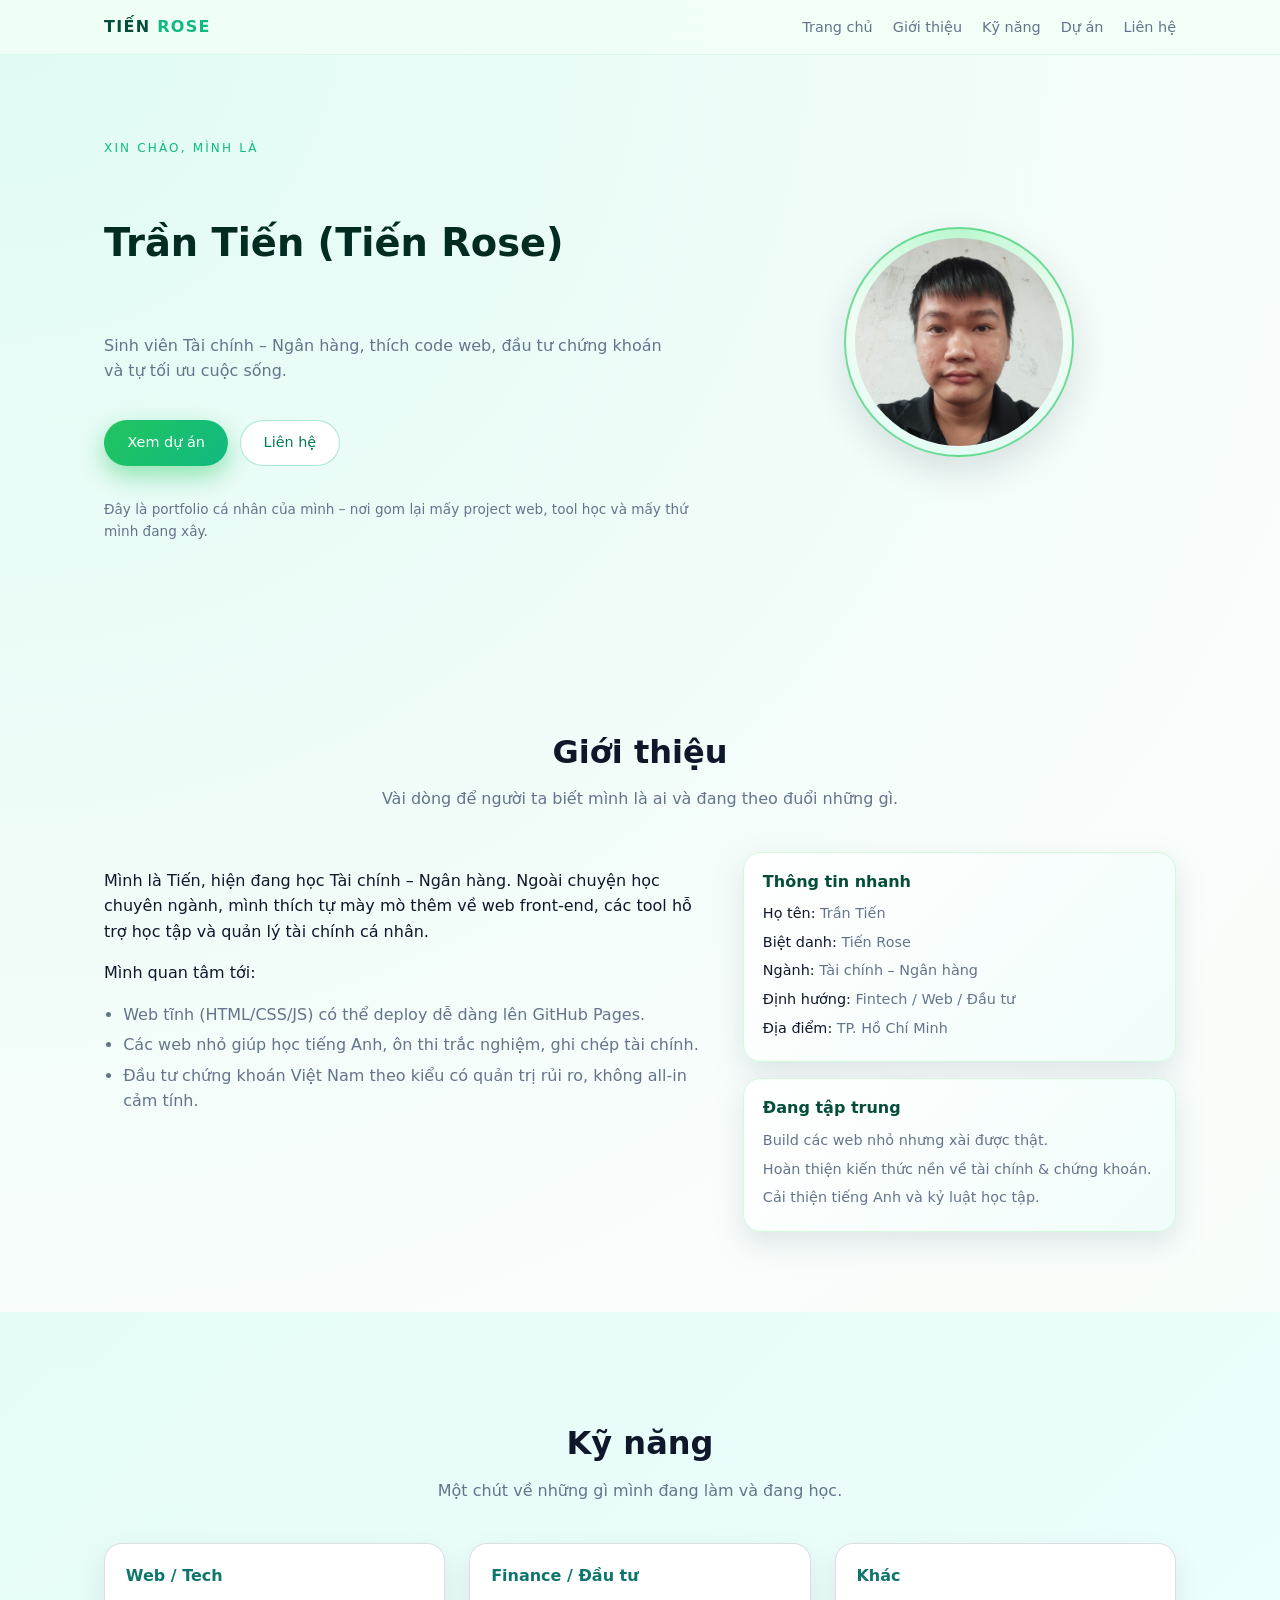
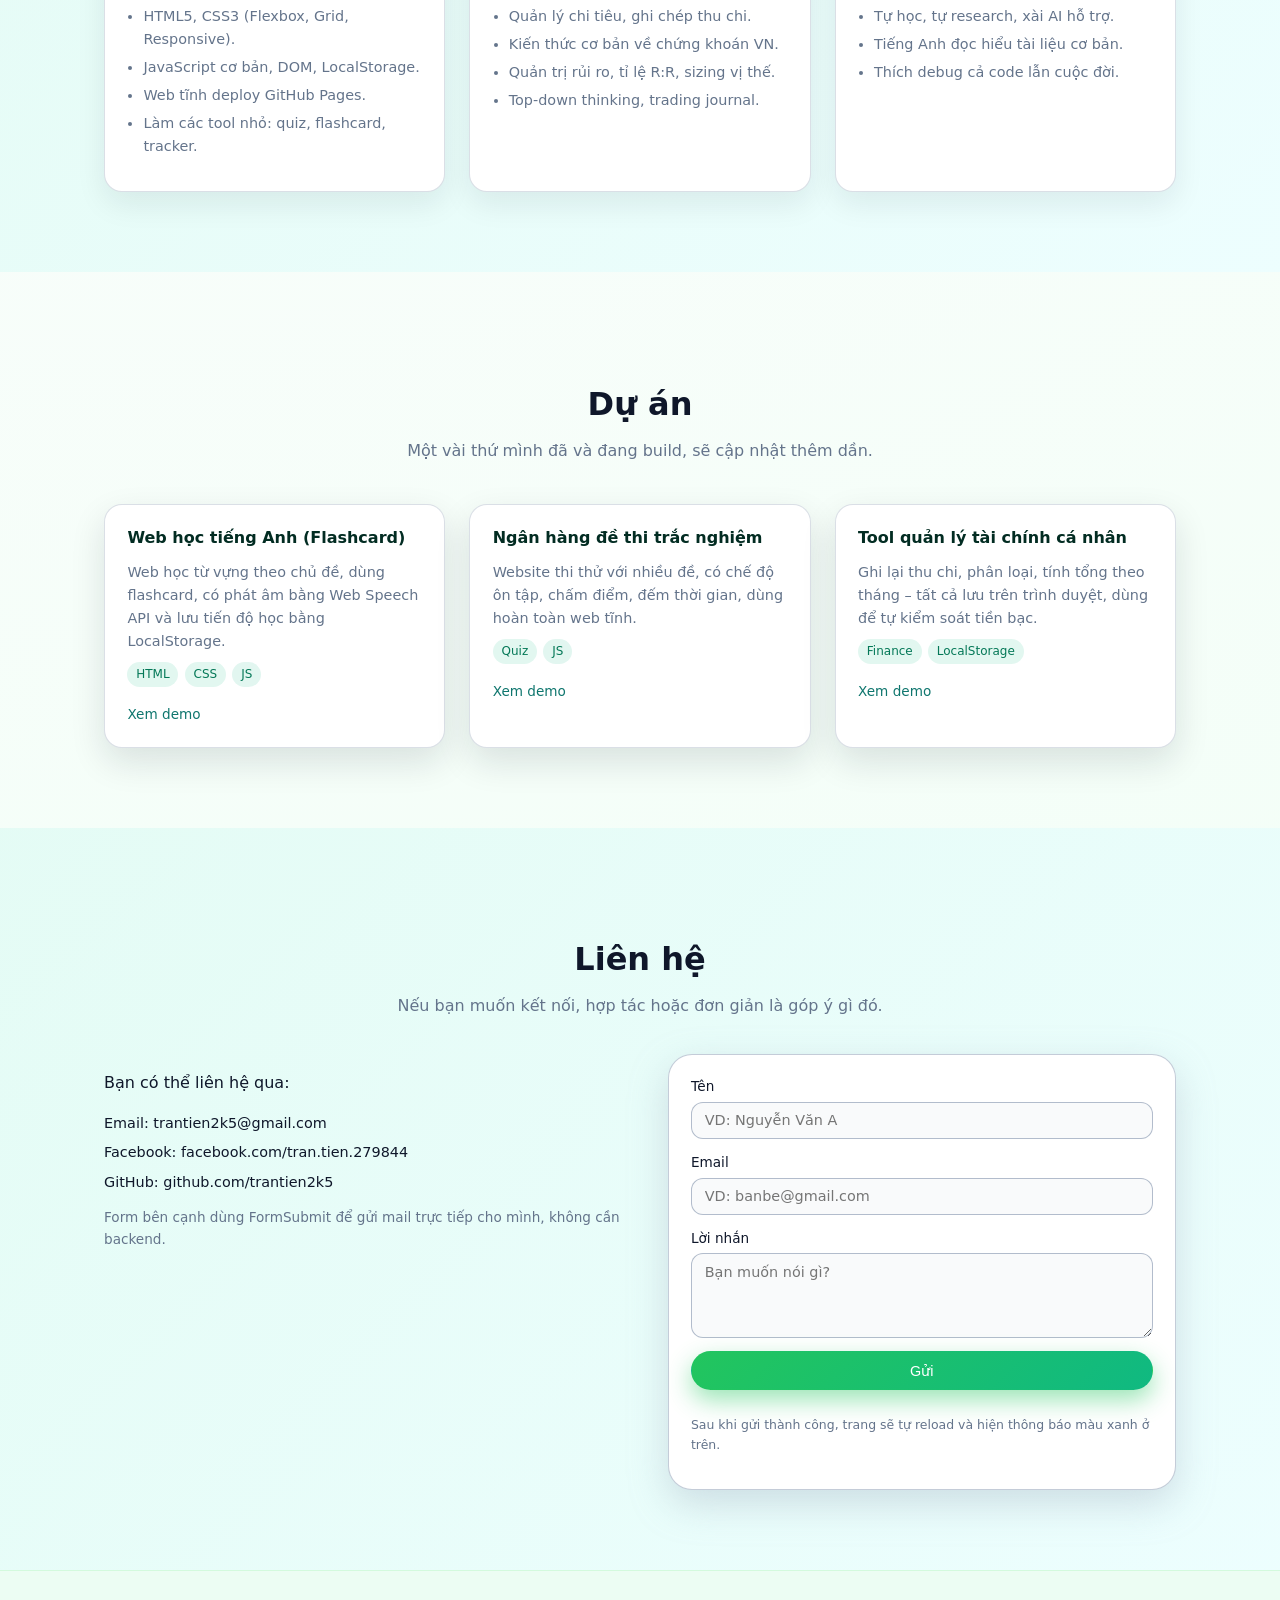
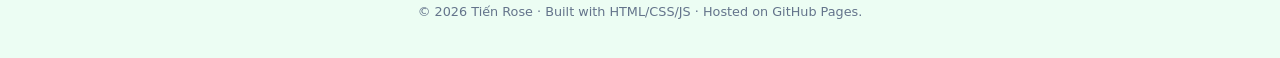
<file: index.html>
<!DOCTYPE html>
<html lang="vi">
<head>
  <meta charset="UTF-8" />
  <meta name="viewport" content="width=device-width, initial-scale=1.0" />
  <title>Tiến Rose - Portfolio cá nhân</title>
  <link rel="stylesheet" href="css/style.css" />
</head>
<body>
  <!-- HEADER / NAV -->
  <header class="site-header">
    <div class="container nav-bar">
      <div class="logo">
        TIẾN <span>ROSE</span>
      </div>

      <input type="checkbox" id="nav-toggle" class="nav-toggle" />
      <label for="nav-toggle" class="nav-toggle-label">
        <span></span>
      </label>

      <nav class="nav-links">
        <a href="#hero">Trang chủ</a>
        <a href="#about">Giới thiệu</a>
        <a href="#skills">Kỹ năng</a>
        <a href="#projects">Dự án</a>
        <a href="#contact">Liên hệ</a>
      </nav>
    </div>
  </header>

  <!-- HERO -->
  <section id="hero" class="hero">
    <div class="container hero-content">
      <div class="hero-text">
        <p class="hero-tagline">Xin chào, mình là</p>
        <h1 class="hero-title">Trần Tiến (Tiến Rose)</h1>
        <p class="hero-subtitle">
          Sinh viên Tài chính – Ngân hàng, thích code web, đầu tư chứng khoán và tự tối ưu cuộc sống.
        </p>
        <div class="hero-actions">
          <a href="#projects" class="btn primary">Xem dự án</a>
          <a href="#contact" class="btn ghost">Liên hệ</a>
        </div>
        <p class="hero-note">
          Đây là portfolio cá nhân của mình – nơi gom lại mấy project web, tool học và mấy thứ mình đang xây.
        </p>
      </div>
      <div class="hero-avatar">
        <div class="avatar-circle">
          <img src="images/avatar.jpg" alt="Ảnh cá nhân" />
        </div>
      </div>
    </div>
  </section>

  <!-- ABOUT -->
  <section id="about" class="section">
    <div class="container section-inner">
      <div class="section-header">
        <h2>Giới thiệu</h2>
        <p>Vài dòng để người ta biết mình là ai và đang theo đuổi những gì.</p>
      </div>

      <div class="about-grid">
        <div class="about-text">
          <p>
            Mình là Tiến, hiện đang học Tài chính – Ngân hàng. Ngoài chuyện học chuyên ngành, mình thích tự mày mò
            thêm về web front-end, các tool hỗ trợ học tập và quản lý tài chính cá nhân.
          </p>
          <p>
            Mình quan tâm tới:
          </p>
          <ul>
            <li>Web tĩnh (HTML/CSS/JS) có thể deploy dễ dàng lên GitHub Pages.</li>
            <li>Các web nhỏ giúp học tiếng Anh, ôn thi trắc nghiệm, ghi chép tài chính.</li>
            <li>Đầu tư chứng khoán Việt Nam theo kiểu có quản trị rủi ro, không all-in cảm tính.</li>
          </ul>
        </div>

        <div class="about-cards">
          <div class="info-card">
            <h3>Thông tin nhanh</h3>
            <ul>
              <li><span>Họ tên:</span> Trần Tiến</li>
              <li><span>Biệt danh:</span> Tiến Rose</li>
              <li><span>Ngành:</span> Tài chính – Ngân hàng</li>
              <li><span>Định hướng:</span> Fintech / Web / Đầu tư</li>
              <li><span>Địa điểm:</span> TP. Hồ Chí Minh</li>
            </ul>
          </div>
          <div class="info-card">
            <h3>Đang tập trung</h3>
            <ul>
              <li>Build các web nhỏ nhưng xài được thật.</li>
              <li>Hoàn thiện kiến thức nền về tài chính & chứng khoán.</li>
              <li>Cải thiện tiếng Anh và kỷ luật học tập.</li>
            </ul>
          </div>
        </div>
      </div>
    </div>
  </section>

  <!-- SKILLS -->
  <section id="skills" class="section section-alt">
    <div class="container section-inner">
      <div class="section-header">
        <h2>Kỹ năng</h2>
        <p>Một chút về những gì mình đang làm và đang học.</p>
      </div>

      <div class="skills-grid">
        <div class="skill-column">
          <h3>Web / Tech</h3>
          <ul>
            <li>HTML5, CSS3 (Flexbox, Grid, Responsive).</li>
            <li>JavaScript cơ bản, DOM, LocalStorage.</li>
            <li>Web tĩnh deploy GitHub Pages.</li>
            <li>Làm các tool nhỏ: quiz, flashcard, tracker.</li>
          </ul>
        </div>

        <div class="skill-column">
          <h3>Finance / Đầu tư</h3>
          <ul>
            <li>Quản lý chi tiêu, ghi chép thu chi.</li>
            <li>Kiến thức cơ bản về chứng khoán VN.</li>
            <li>Quản trị rủi ro, tỉ lệ R:R, sizing vị thế.</li>
            <li>Top-down thinking, trading journal.</li>
          </ul>
        </div>

        <div class="skill-column">
          <h3>Khác</h3>
          <ul>
            <li>Tự học, tự research, xài AI hỗ trợ.</li>
            <li>Tiếng Anh đọc hiểu tài liệu cơ bản.</li>
            <li>Thích debug cả code lẫn cuộc đời.</li>
          </ul>
        </div>
      </div>
    </div>
  </section>

  <!-- PROJECTS -->
  <section id="projects" class="section">
    <div class="container section-inner">
      <div class="section-header">
        <h2>Dự án</h2>
        <p>Một vài thứ mình đã và đang build, sẽ cập nhật thêm dần.</p>
      </div>

      <div class="projects-grid">
        <article class="project-card">
          <h3>Web học tiếng Anh (Flashcard)</h3>
          <p>
            Web học từ vựng theo chủ đề, dùng flashcard, có phát âm bằng Web Speech API và lưu tiến độ học bằng LocalStorage.
          </p>
          <p class="project-meta">
            <span>HTML</span><span>CSS</span><span>JS</span>
          </p>
          <a href="#" class="project-link" target="_blank">Xem demo</a>
        </article>

        <article class="project-card">
          <h3>Ngân hàng đề thi trắc nghiệm</h3>
          <p>
            Website thi thử với nhiều đề, có chế độ ôn tập, chấm điểm, đếm thời gian, dùng hoàn toàn web tĩnh.
          </p>
          <p class="project-meta">
            <span>Quiz</span><span>JS</span>
          </p>
          <a href="#" class="project-link" target="_blank">Xem demo</a>
        </article>

        <article class="project-card">
          <h3>Tool quản lý tài chính cá nhân</h3>
          <p>
            Ghi lại thu chi, phân loại, tính tổng theo tháng – tất cả lưu trên trình duyệt, dùng để tự kiểm soát tiền bạc.
          </p>
          <p class="project-meta">
            <span>Finance</span><span>LocalStorage</span>
          </p>
          <a href="#" class="project-link" target="_blank">Xem demo</a>
        </article>
      </div>
    </div>
  </section>

  <!-- CONTACT -->
  <!-- CONTACT -->
<section id="contact" class="section section-alt">
  <div class="container section-inner contact-inner">

    <!-- Thông báo gửi thành công -->
    <div id="contact-success" class="contact-success" hidden>
      Cảm ơn bạn, mình đã nhận được tin nhắn. Mình sẽ kiểm tra email sớm nhất có thể.
    </div>

    <div class="section-header">
      <h2>Liên hệ</h2>
      <p>Nếu bạn muốn kết nối, hợp tác hoặc đơn giản là góp ý gì đó.</p>
    </div>

    <div class="contact-grid">
      <!-- INFO -->
      <div class="contact-info">
        <p>Bạn có thể liên hệ qua:</p>
        <ul>
          <li>
            <span>Email:</span>
            <a href="https://mail.google.com/mail/?view=cm&fs=1&to=trantien2k5@gmail.com" target="_blank">
              trantien2k5@gmail.com
            </a>
          </li>
          <li>
            <span>Facebook:</span>
            <a href="https://facebook.com/tran.tien.279844" target="_blank">
              facebook.com/tran.tien.279844
            </a>
          </li>
          <li>
            <span>GitHub:</span>
            <a href="https://github.com/trantien2k5" target="_blank">
              github.com/trantien2k5
            </a>
          </li>
        </ul>
        <p class="contact-note">
          Form bên cạnh dùng FormSubmit để gửi mail trực tiếp cho mình, không cần backend.
        </p>
      </div>

      <!-- FORM (LV2: FormSubmit) -->
      <form class="contact-form"
            action="https://formsubmit.co/trantien2k5@gmail.com"
            method="POST">

        <!-- Cấu hình FormSubmit -->
        <input type="hidden" name="_subject" value="Tin nhắn từ Tiến Rose Portfolio">
        <input type="hidden" name="_captcha" value="false">
        <input type="hidden" name="_template" value="table">
        <!-- Khi deploy GitHub Pages, nhớ đổi _next cho đúng URL -->
        <input type="hidden" name="_next" value="http://localhost:8158/Portfolio/index.html?sent=1">

        <label>
          Tên
          <input type="text" name="name" placeholder="VD: Nguyễn Văn A" required />
        </label>

        <label>
          Email
          <input type="email" name="email" placeholder="VD: banbe@gmail.com" required />
        </label>

        <label>
          Lời nhắn
          <textarea name="message" rows="4" placeholder="Bạn muốn nói gì?" required></textarea>
        </label>

        <button class="btn primary" type="submit">Gửi</button>
        <p class="form-note">
          Sau khi gửi thành công, trang sẽ tự reload và hiện thông báo màu xanh ở trên.
        </p>
      </form>
    </div>
  </div>
</section>


  <!-- FOOTER -->
  <footer class="site-footer">
    <div class="container footer-inner">
      <p>© <span id="year"></span> Tiến Rose · Built with HTML/CSS/JS · Hosted on GitHub Pages.</p>
    </div>
  </footer>

  <script src="js/main.js"></script>
</body>
</html>
</file>
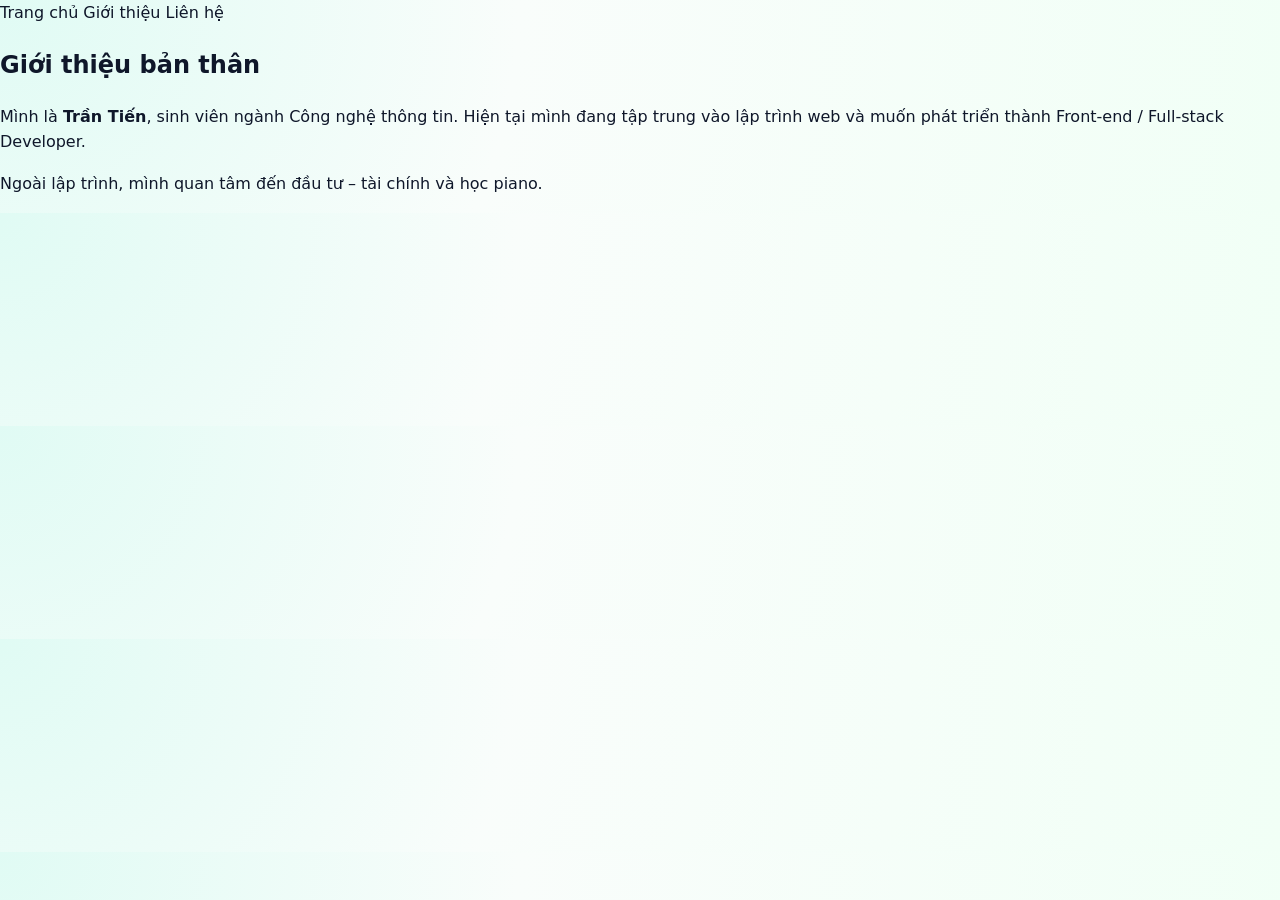
<file: about.html>
<!DOCTYPE html>
<html lang="vi">

<head>
    <meta charset="UTF-8">
    <meta name="viewport" content="width=device-width, initial-scale=1.0">
    <title>Giới thiệu - Trần Tiến</title>
    <link rel="stylesheet" href="css/style.css">
</head>

<body>
    <nav>
        <a href="index.html">Trang chủ</a>
        <a href="about.html">Giới thiệu</a>
        <a href="contact.html">Liên hệ</a>
    </nav>

    <section>
        <h2>Giới thiệu bản thân</h2>
        <p>
            Mình là <strong>Trần Tiến</strong>, sinh viên ngành Công nghệ thông tin.
            Hiện tại mình đang tập trung vào lập trình web và muốn phát triển thành Front-end / Full-stack Developer.
        </p>
        <p>
            Ngoài lập trình, mình quan tâm đến đầu tư – tài chính và học piano.
        </p>
    </section>
</body>

</html>
</file>
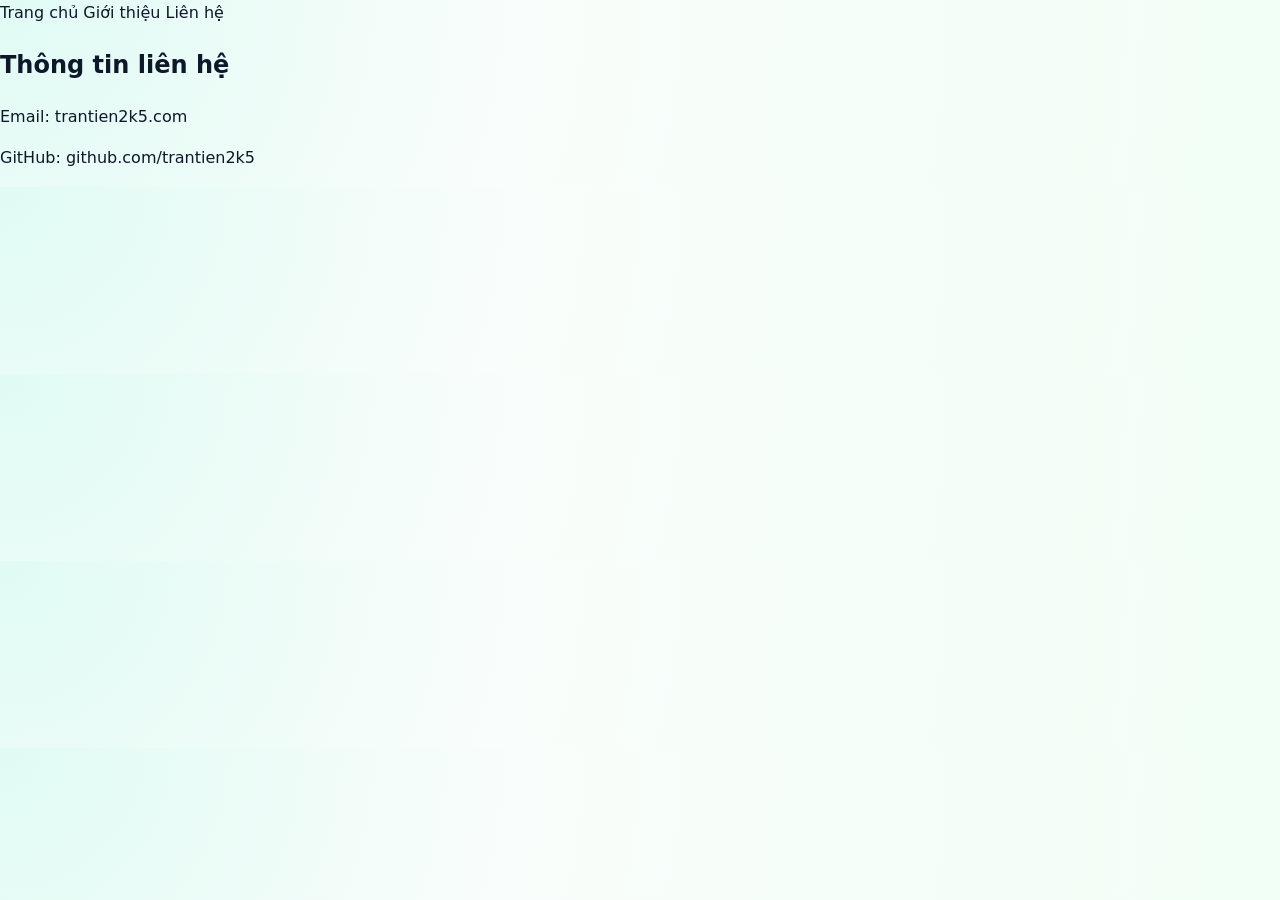
<file: contact.html>
<!DOCTYPE html>
<html lang="vi">

<head>
    <meta charset="UTF-8">
    <meta name="viewport" content="width=device-width, initial-scale=1.0">
    <title>Liên hệ - Trần Tiến</title>
    <link rel="stylesheet" href="css/style.css">
</head>

<body>
    <nav>
        <a href="index.html">Trang chủ</a>
        <a href="about.html">Giới thiệu</a>
        <a href="contact.html">Liên hệ</a>
    </nav>

    <section>
        <h2>Thông tin liên hệ</h2>
        <p>Email: trantien2k5.com</p>
        <p>GitHub: github.com/trantien2k5</p>
    </section>
</body>

</html>
</file>
<file: css/style.css>
:root {
  --bg: #f1fff6;
  --bg-alt: #ecfeff;
  --card: #ffffff;
  --primary: #10b981;
  --primary-soft: rgba(16, 185, 129, 0.12);
  --primary-soft-strong: rgba(16, 185, 129, 0.18);
  --text: #0f172a;
  --muted: #64748b;
  --border: #d1fadb;
  --radius-lg: 18px;
  --radius-xl: 24px;
  --shadow-soft: 0 14px 35px rgba(15, 23, 42, 0.12);
}

*,
*::before,
*::after {
  box-sizing: border-box;
}

html,
body {
  margin: 0;
  padding: 0;
}

body {
  font-family: "Poppins", system-ui, -apple-system, BlinkMacSystemFont, sans-serif;
  background:
    radial-gradient(circle at top left, #e0fbf4 0, #f9fdfb 40%, #f1fff6 100%);
  color: var(--text);
  line-height: 1.6;
}

a {
  color: inherit;
  text-decoration: none;
}

.container {
  width: 100%;
  max-width: 1120px;
  margin: 0 auto;
  padding: 0 1.5rem;
}

.section {
  padding: 5rem 0;
}

.section-alt {
  background: linear-gradient(
    135deg,
    rgba(224, 251, 244, 0.8),
    rgba(236, 254, 255, 0.9)
  );
}

.section-inner {
  display: flex;
  flex-direction: column;
  gap: 2.5rem;
}

.section-header {
  text-align: center;
}

.section-header h2 {
  font-size: 2rem;
  margin-bottom: 0.5rem;
}

.section-header p {
  color: var(--muted);
  max-width: 540px;
  margin: 0.5rem auto 0;
}

/* HEADER / NAV */

.site-header {
  position: sticky;
  top: 0;
  z-index: 50;
  backdrop-filter: blur(18px);
  background: rgba(241, 255, 246, 0.9);
  border-bottom: 1px solid rgba(209, 250, 219, 0.7);
}

.nav-bar {
  display: flex;
  align-items: center;
  justify-content: space-between;
  padding: 0.9rem 1.5rem;
}

.logo {
  font-weight: 700;
  letter-spacing: 0.08em;
  text-transform: uppercase;
  font-size: 1rem;
  color: #064e3b;
}

.logo span {
  color: var(--primary);
}

.nav-links {
  display: flex;
  gap: 1.25rem;
  align-items: center;
}

.nav-links a {
  color: var(--muted);
  font-size: 0.9rem;
  transition: color 0.2s ease, transform 0.2s ease;
}

.nav-links a:hover {
  color: var(--primary);
  transform: translateY(-1px);
}

.nav-toggle {
  display: none;
}

.nav-toggle-label {
  display: none;
}

/* HERO */

.hero {
  padding: 4.5rem 0 4rem;
}

.hero-content {
  display: grid;
  grid-template-columns: minmax(0, 3fr) minmax(0, 2.2fr);
  gap: 3rem;
  align-items: center;
}

.hero-text {
  display: flex;
  flex-direction: column;
  gap: 1.25rem;
}

.hero-tagline {
  color: var(--primary);
  font-weight: 500;
  text-transform: uppercase;
  letter-spacing: 0.18em;
  font-size: 0.75rem;
}

.hero-title {
  font-size: 2.4rem;
  line-height: 1.1;
  color: #022c22;
}

.hero-subtitle {
  color: var(--muted);
  max-width: 560px;
}

.hero-actions {
  display: flex;
  flex-wrap: wrap;
  gap: 0.75rem;
}

.hero-note {
  font-size: 0.85rem;
  color: var(--muted);
}

/* BUTTONS */

.btn {
  display: inline-flex;
  align-items: center;
  justify-content: center;
  padding: 0.65rem 1.4rem;
  border-radius: 999px;
  font-size: 0.9rem;
  border: 1px solid transparent;
  cursor: pointer;
  text-decoration: none;
  transition: all 0.2s ease;
}

.btn.primary {
  background: linear-gradient(135deg, #22c55e, #10b981);
  color: #ffffff;
  box-shadow: 0 10px 25px rgba(34, 197, 94, 0.45);
}

.btn.primary:hover {
  transform: translateY(-1px);
  box-shadow: 0 14px 36px rgba(34, 197, 94, 0.6);
}

.btn.ghost {
  background: #ffffff;
  color: #047857;
  border-color: rgba(16, 185, 129, 0.35);
}

.btn.ghost:hover {
  background: #ecfdf3;
  border-color: var(--primary);
}

/* AVATAR */

.hero-avatar {
  display: flex;
  justify-content: center;
}

.avatar-circle {
  width: 230px;
  height: 230px;
  border-radius: 999px;
  background: radial-gradient(circle at top, #bbf7d0 0, #f0fdf4 55%, #e0fbf4 100%);
  border: 2px solid rgba(34, 197, 94, 0.6);
  box-shadow: var(--shadow-soft);
  display: flex;
  align-items: center;
  justify-content: center;
  overflow: hidden;
}

.avatar-circle img {
  width: 92%;
  height: 92%;
  object-fit: cover;
  border-radius: inherit;
}

/* ABOUT */

.about-grid {
  display: grid;
  grid-template-columns: 1.4fr 1fr;
  gap: 2rem;
  align-items: flex-start;
}

.about-text p {
  margin-bottom: 0.75rem;
}

.about-text ul {
  padding-left: 1.2rem;
  color: var(--muted);
}

.about-text li {
  margin-bottom: 0.3rem;
}

.about-cards {
  display: flex;
  flex-direction: column;
  gap: 1rem;
}

.info-card {
  background: linear-gradient(
    135deg,
    rgba(255, 255, 255, 0.96),
    rgba(240, 253, 250, 0.96)
  );
  border-radius: var(--radius-lg);
  border: 1px solid var(--border);
  padding: 1rem 1.2rem;
  box-shadow: 0 12px 28px rgba(148, 163, 184, 0.25);
}

.info-card h3 {
  font-size: 1rem;
  margin-top: 0;
  margin-bottom: 0.5rem;
  color: #064e3b;
}

.info-card ul {
  list-style: none;
  padding: 0;
  margin: 0;
  font-size: 0.9rem;
  color: var(--muted);
}

.info-card li {
  margin-bottom: 0.35rem;
}

.info-card span {
  color: var(--text);
  font-weight: 500;
}

/* SKILLS */

.skills-grid {
  display: grid;
  grid-template-columns: repeat(3, minmax(0, 1fr));
  gap: 1.5rem;
}

.skill-column {
  background: #ffffff;
  border-radius: var(--radius-lg);
  padding: 1.2rem 1.3rem;
  border: 1px solid rgba(148, 163, 184, 0.35);
  box-shadow: 0 12px 30px rgba(15, 23, 42, 0.08);
}

.skill-column h3 {
  margin-top: 0;
  font-size: 1rem;
  color: #0f766e;
}

.skill-column ul {
  padding-left: 1.1rem;
  font-size: 0.9rem;
  color: var(--muted);
}

.skill-column li {
  margin-bottom: 0.3rem;
}

/* PROJECTS */

.projects-grid {
  display: grid;
  grid-template-columns: repeat(3, minmax(0, 1fr));
  gap: 1.5rem;
}

.project-card {
  background: var(--card);
  border-radius: var(--radius-lg);
  padding: 1.3rem 1.4rem;
  border: 1px solid rgba(148, 163, 184, 0.35);
  box-shadow: var(--shadow-soft);
  display: flex;
  flex-direction: column;
  gap: 0.6rem;
}

.project-card h3 {
  margin: 0;
  font-size: 1rem;
  color: #022c22;
}

.project-card p {
  margin: 0;
  font-size: 0.9rem;
  color: var(--muted);
}

.project-meta {
  display: flex;
  flex-wrap: wrap;
  gap: 0.4rem;
  margin-top: 0.3rem;
}

.project-meta span {
  font-size: 0.75rem;
  padding: 0.16rem 0.55rem;
  border-radius: 999px;
  background: var(--primary-soft);
  color: #047857;
}

.project-link {
  margin-top: 0.5rem;
  font-size: 0.85rem;
  text-decoration: none;
  color: #0f766e;
  display: inline-flex;
  align-items: center;
  gap: 0.25rem;
}

.project-link:hover {
  text-decoration: underline;
}

/* CONTACT */

.contact-inner {
  gap: 2.2rem;
}

.contact-grid {
  display: grid;
  grid-template-columns: minmax(0, 1.15fr) minmax(0, 1.1fr);
  gap: 2rem;
  align-items: flex-start;
}

.contact-info ul {
  list-style: none;
  padding: 0;
  font-size: 0.9rem;
  margin: 1rem 0 0.8rem;
}

.contact-info li {
  margin-bottom: 0.4rem;
}

.contact-info span {
  color: var(--text);
  font-weight: 500;
}

.contact-note {
  font-size: 0.85rem;
  color: var(--muted);
}

.contact-form {
  background: #ffffff;
  border-radius: var(--radius-xl);
  padding: 1.3rem 1.4rem;
  border: 1px solid rgba(148, 163, 184, 0.55);
  box-shadow: 0 14px 38px rgba(148, 163, 184, 0.35);
  display: flex;
  flex-direction: column;
  gap: 0.8rem;
}

.contact-form label {
  display: flex;
  flex-direction: column;
  gap: 0.25rem;
  font-size: 0.85rem;
  color: #0f172a;
}

.contact-form input,
.contact-form textarea {
  border-radius: 0.75rem;
  border: 1px solid rgba(148, 163, 184, 0.7);
  padding: 0.6rem 0.8rem;
  background: #f9fafb;
  color: var(--text);
  font-family: inherit;
  font-size: 0.9rem;
  outline: none;
}

.contact-form input:focus,
.contact-form textarea:focus {
  border-color: var(--primary);
  box-shadow: 0 0 0 1px var(--primary-soft-strong);
}

.contact-form textarea {
  resize: vertical;
}

.form-note {
  font-size: 0.78rem;
  color: var(--muted);
}

/* FOOTER */

.site-footer {
  border-top: 1px solid rgba(209, 250, 219, 0.9);
  padding: 1.2rem 0 1.4rem;
  background: #ecfdf3;
}

.footer-inner {
  text-align: center;
  font-size: 0.8rem;
  color: var(--muted);
}

/* RESPONSIVE */

@media (max-width: 900px) {
  .hero-content {
    grid-template-columns: minmax(0, 1fr);
  }

  .hero-avatar {
    order: -1;
  }

  .about-grid,
  .skills-grid,
  .projects-grid,
  .contact-grid {
    grid-template-columns: minmax(0, 1fr);
  }

  .projects-grid {
    grid-template-columns: minmax(0, 1fr);
  }

  .skills-grid {
    grid-template-columns: repeat(2, minmax(0, 1fr));
  }
}

@media (max-width: 720px) {
  .nav-toggle-label {
    display: block;
    cursor: pointer;
    width: 32px;
    height: 24px;
    position: relative;
  }

  .nav-toggle-label span,
  .nav-toggle-label span::before,
  .nav-toggle-label span::after {
    position: absolute;
    display: block;
    height: 2px;
    width: 100%;
    background: #0f172a;
    border-radius: 999px;
    transition: transform 0.2s ease, top 0.2s ease, opacity 0.2s ease;
  }

  .nav-toggle-label span {
    top: 50%;
    transform: translateY(-50%);
  }

  .nav-toggle-label span::before {
    content: "";
    top: -7px;
  }

  .nav-toggle-label span::after {
    content: "";
    top: 7px;
  }

  .nav-links {
    position: absolute;
    inset: 100% 0 auto 0;
    flex-direction: column;
    padding: 0.75rem 1.5rem 1rem;
    background: #ecfdf3;
    border-bottom: 1px solid rgba(209, 250, 219, 0.9);
    transform-origin: top;
    transform: scaleY(0);
    opacity: 0;
    pointer-events: none;
    transition: transform 0.18s ease, opacity 0.18s ease;
  }

  .nav-links a {
    padding: 0.15rem 0;
  }

  .nav-toggle:checked ~ .nav-links {
    transform: scaleY(1);
    opacity: 1;
    pointer-events: auto;
  }

  .nav-toggle:checked + .nav-toggle-label span {
    transform: translateY(-50%) rotate(45deg);
  }

  .nav-toggle:checked + .nav-toggle-label span::before {
    top: 0;
    transform: rotate(-90deg);
  }

  .nav-toggle:checked + .nav-toggle-label span::after {
    opacity: 0;
  }

  .skills-grid {
    grid-template-columns: minmax(0, 1fr);
  }
}

.contact-success {
  background: #ecfdf3;
  border: 1px solid rgba(34, 197, 94, 0.5);
  color: #166534;
  padding: 0.75rem 1rem;
  border-radius: 12px;
  font-size: 0.9rem;
  margin-bottom: 1rem;
  box-shadow: 0 10px 24px rgba(22, 163, 74, 0.18);
}
</file>
